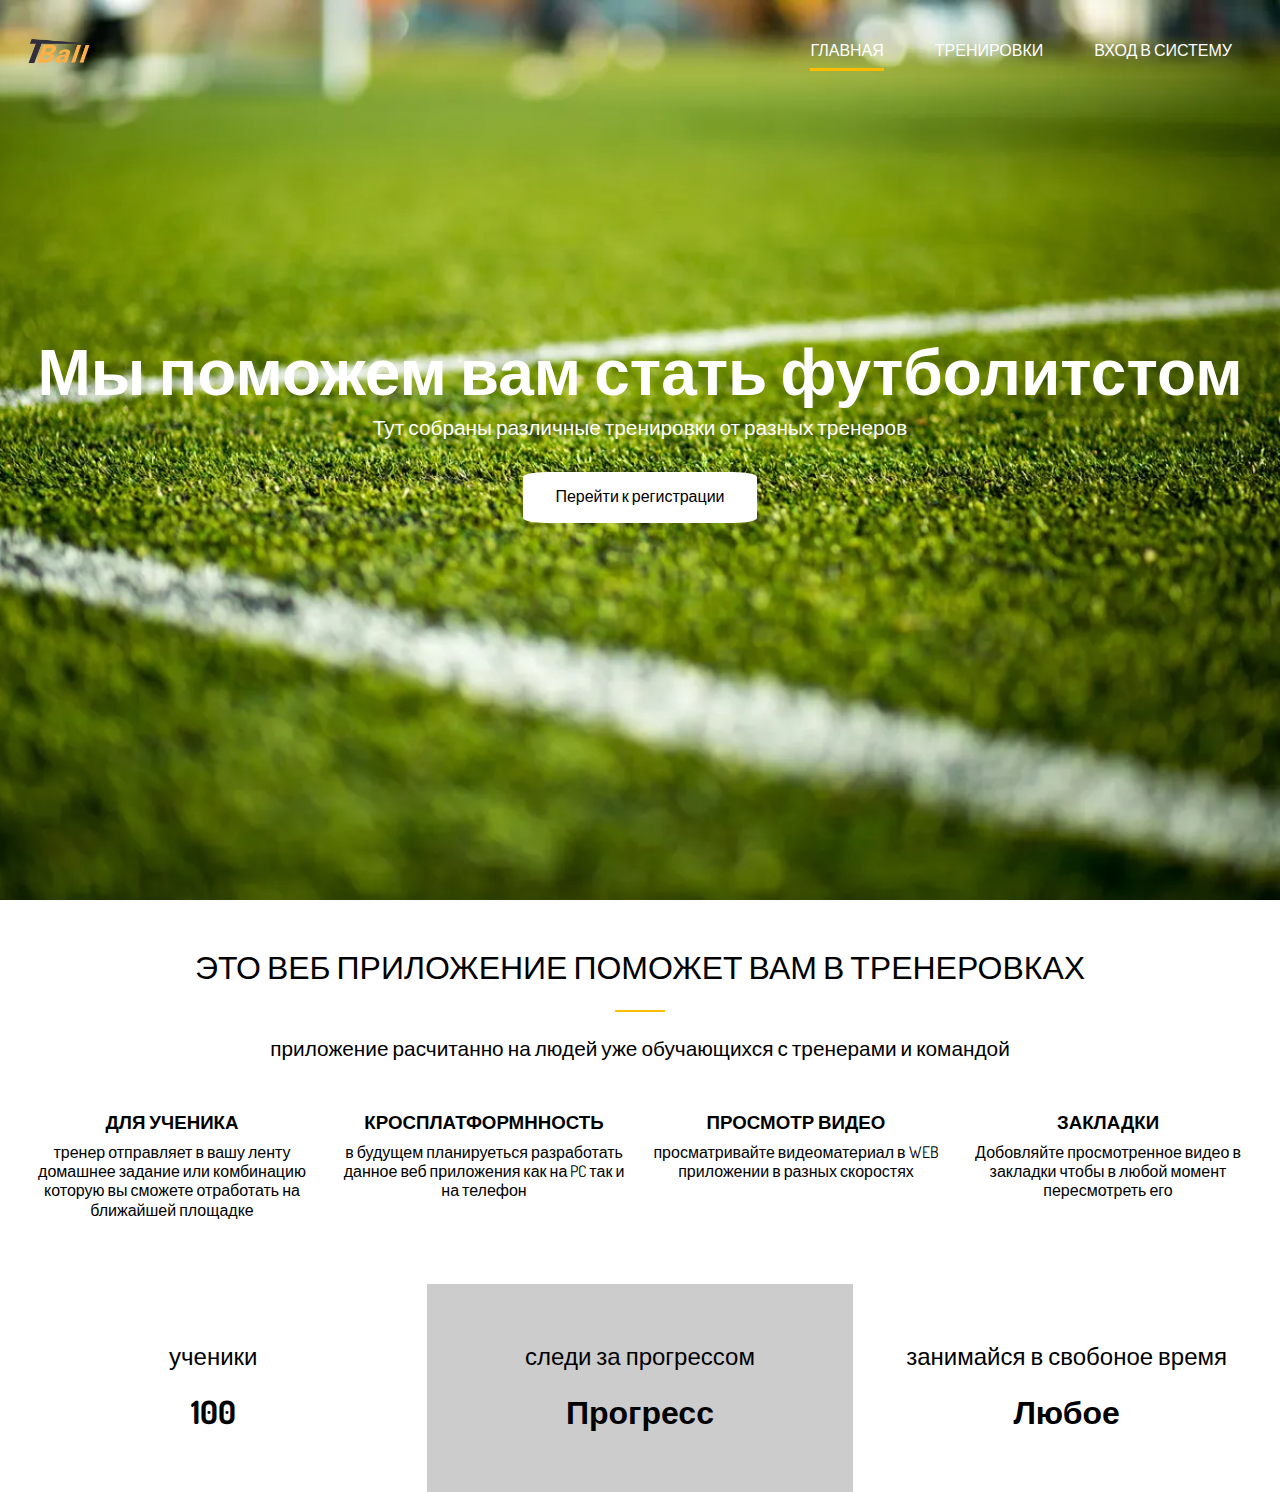
<file: football/index.html>
<!DOCTYPE html>
<html lang="en">
  <head>
    <meta charset="UTF-8" />
    <meta name="viewport" content="width=device-width, initial-scale=1.0" />
    <title>Welcome | Portfolio</title>
    <link
      rel="stylesheet"
      href="https://use.fontawesome.com/releases/v5.6.3/css/all.css"
      integrity="sha384-UHRtZLI+pbxtHCWp1t77Bi1L4ZtiqrqD80Kn4Z8NTSRyMA2Fd33n5dQ8lWUE00s/"
      crossorigin="anonymous"
    />
    <link
      href="https://fonts.googleapis.com/css2?family=Dosis&display=swap"
      rel="stylesheet"
    />
    <link rel="stylesheet" href="css/main.css" />
  </head>

  <body>
    <header id="header">
      <div class="container">
        <nav id="navbar">
          <img src="img/about-logos/tbal.png" alt="" class="logo" />
          <ul>
            <li><a href="index.html" class="current">Главная</a></li>
            <li><a href="about.html">Тренировки</a></li>
            <!-- <li><a href="work.html">видео</a></li> -->
            <li><a href="index2.php" class="current1">Вход в систему</a></li>
          </ul>
        </nav>
        <article id="showcase">
          <h1>Мы поможем вам стать футболитстом</h1>
          <p class="leader">
            Тут собраны различные тренировки от разных тренеров
          </p>
          <a href="reg/index.php" class="btn-light">Перейти к регистрации</a>
        </article>
      </div>
    </header>
    <section id="home">
      <article id="home-a" class="text-center py-3">
        <div class="container">
          <style>
            p.dline {
             line-height: 1.5;
            }
            P {
             line-height: 1.2em;
            }
           </style>
          <h2 class="uppercase title"><p class="textarea">это веб приложение поможет вам  в тренеровках</p></h2>
          <div class="bottom-line"></div>
          <p class="leader">
            приложение расчитанно на людей уже обучающихся с тренерами и командой
          </p>
          <div id="concept">
            <div class="concept-1">
              <i class="fas fa-file-alt fa-2x"></i>
              <h3 class="uppercase">для ученика</h3>
              <p>
                тренер отправляет в вашу ленту домашнее задание или комбинацию которую вы сможете отработать на ближайшей площадке
              </p>
            </div>
            <div class="concept-2">
              <i class="fas fa-desktop fa-2x"></i>
              <h3 class="uppercase">Кросплатформнность</h3>
              <p>
                в будущем планируеться разработать данное веб приложения как на PC так и на телефон
              </p>
            </div>
            <div class="concept-3">
              <i class="fas fa-object-ungroup fa-2x"></i>
              <h3 class="uppercase">просмотр видео</h3>
              <p>
                просматривайте видеоматериал в WEB приложении в разных скоростях
              </p>
            </div>
            <div class="concept-4">
              <i class="fas fa-thumbs-up fa-2x"></i>
              <h3 class="uppercase">Закладки</h3>
              <p>
                Добовляйте просмотренное видео в закладки чтобы в любой момент пересмотреть его
              </p>
            </div>
          </div>
        </div>
      </article>
      <article id="home-b">
        <div class="titul text-center">
          <div>
            <ul>
              <li><i class="fas fa-users fa-3x"></i></li>
              <li>ученики</li>
              <li>100</li>
            </ul>
          </div>
          <div>
            <ul>
              <li><i class="fas fa-award fa-3x"></i></li>
              <li>следи за прогрессом</h3></li>
              <li>Прогресс</li>
            </ul>
          </div>
          <div>
            <ul>
              <li><i class="fas fa-hourglass-start fa-3x"></i></li>
              <li>занимайся в свобоное время</h3></li>
              <li>Любое</li>
            </ul>
          </div>
          <!-- <div>
            <ul>
              <li><i class="fas fa-code-branch fa-3x"></i></li>
              <li>Projects</h3></li>
              <li>135</li>
            </ul>
          </div> -->
        </div>
      </article> 
      <!-- <article id="home-c" class="py-3">
        <div class="container text-center">
          <h2 class="uppercase title">MY CREATIVE PROCESS</h2>
          <div class="bottom-line"></div>
          <p class="leader">
            All of my UI/UX and design projects are based off of a practiced
            formula to get the result that I am looking for
          </p>
          <div class="project">
            <div>
              <i class="fas fa-file-alt fa-4x projects-icon my-2">
                <div class="projects-step">1</div>
              </i>
              <h3>Discuss The Project</h3>
              <p>
                Lorem ipsum dolor sit amet consectetur adipisicing elit. Maiores
                voluptas laborum repellendus dolorum! Harum, cupiditate.
              </p>
            </div>
            <div>
              <i class="fas fa-desktop fa-4x projects-icon my-2">
                <div class="projects-step">2</div>
              </i>
              <h3>Brainstorming ^ Concept</h3>
              <p>
                Lorem ipsum dolor sit amet consectetur adipisicing elit. Maiores
                voluptas laborum repellendus dolorum! Harum, cupiditate.
              </p>
            </div>
            <div>
              <i class="fas fa-object-ungroup fa-4x projects-icon my-2">
                <div class="projects-step">3</div>
              </i>
              <h3>UI/UX Planning</h3>
              <p>
                Lorem ipsum dolor sit amet consectetur adipisicing elit. Maiores
                voluptas laborum repellendus dolorum! Harum, cupiditate.
              </p>
            </div>
            <div>
              <i class="fas fa-thumbs-up fa-4x projects-icon my-2">
                <div class="projects-step">4</div>
              </i>
              <h3>Interaction</h3>
              <p>
                Lorem ipsum dolor sit amet consectetur adipisicing elit. Maiores
                voluptas laborum repellendus dolorum! Harum, cupiditate.
              </p>
            </div>
          </div>
        </div>
      </article> -->
    </section>
    <!-- <footer id="footer">
      <div class="container1">
        <div>
          <p>Copyright &copy; 2020. All Rights Reserved</p>
          <ul>
            <li>
              <a href="#"><i class="fab fa-twitter"></i></a>
            </li>
            <li>
              <a href="#"><i class="fab fa-facebook"></i></a>
            </li>
            <li>
              <a href="#"><i class="fab fa-instagram"></i></a>
            </li>
            <li>
              <a href="#"><i class="fab fa-linkedin"></i></a>
            </li>
          </ul> 
        </div>
      </div>
    </footer> -->
  </body>
</html>
</file>
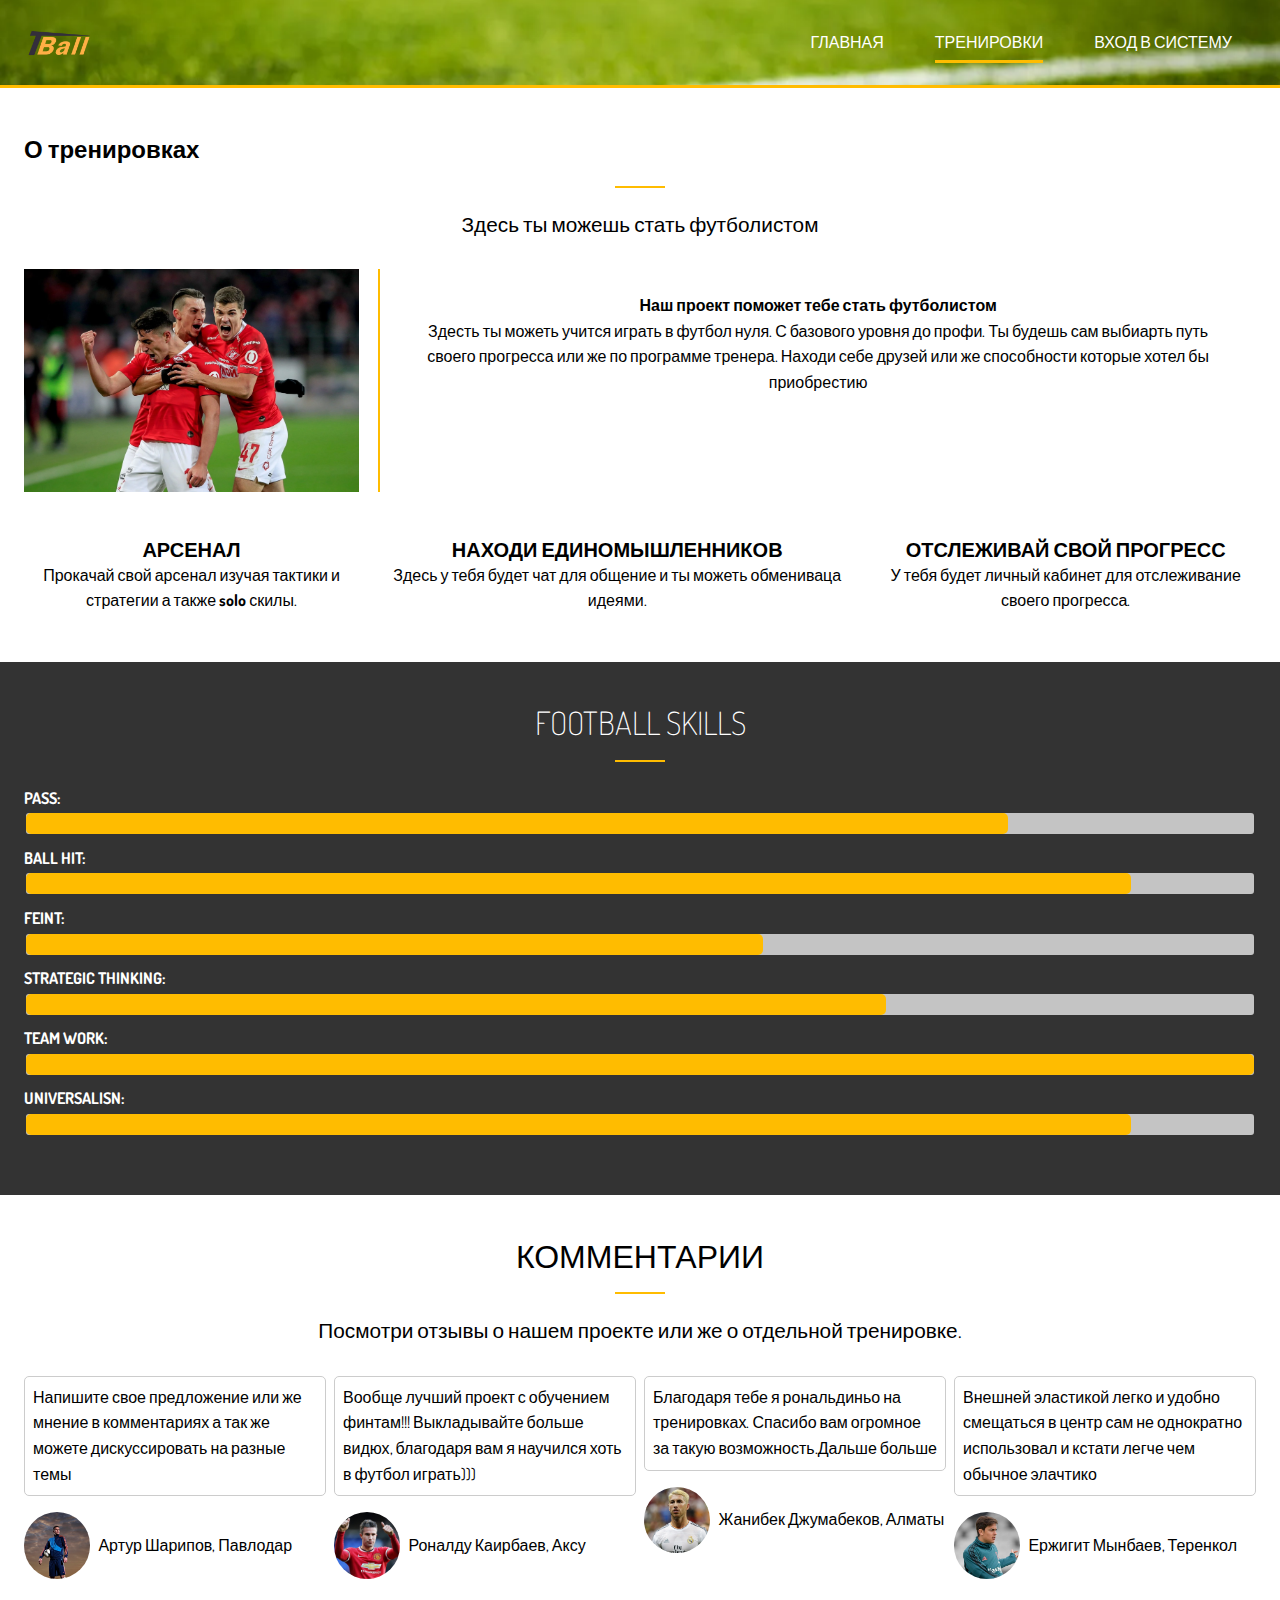
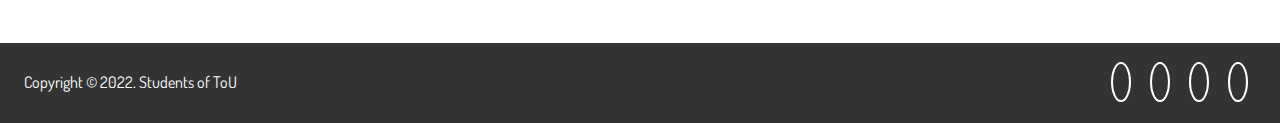
<file: football/about.html>
<!DOCTYPE html>
<html lang="en">
  <head>
    <meta charset="UTF-8" />
    <meta name="viewport" content="width=device-width, initial-scale=1.0" />
    <title>About Page | Portfolio</title>
    <link
      rel="stylesheet"
      href="https://use.fontawesome.com/releases/v5.6.3/css/all.css"
      integrity="sha384-UHRtZLI+pbxtHCWp1t77Bi1L4ZtiqrqD80Kn4Z8NTSRyMA2Fd33n5dQ8lWUE00s/"
      crossorigin="anonymous"
    />
    <link
      href="https://fonts.googleapis.com/css2?family=Dosis&display=swap"
      rel="stylesheet"
    />
    <link rel="stylesheet" href="css/main.css" />
  </head>

  <body>
    <header id="header-inner">
      <div class="container">
        <nav id="navbar">
          <img src="img/about-logos/tbal.png" alt="" class="logo" />
          <ul>
            <li><a href="index.html" >Главная</a></li>
            <li><a href="about.html"class="current">Тренировки</a></li>
            <!-- <li><a href="work.html">видео</a></li> -->
            <li><a href="index2.php"class="current1">Вход в систему</a></li>
          </ul>
        </nav>
      </div>
    </header>
    <section id="about">
      <article id="about-a" class="py-3">
        <div class="container">
          <h2 class="">О тренировках</h2>
          <div class="bottom-line"></div>
          <p class="leader">
            Здесь ты можешь стать футболистом
          </p>
          <div class="about-a-inner">
            <img src="img/testimonials/1-7.jpg" alt="" />
            <div class="div-text text-center p-1">
              <h4>Наш проект поможет тебе стать футболистом</h4>
              <p>
                Здесть ты можеть учится играть в футбол нуля.
                С базового уровня до профи.
                Ты будешь сам выбиарть путь своего прогресса или же по
                 программе тренера.
                 Находи себе друзей или же способности которые хотел бы приобрестию
              </p>
            </div>
            <div class="award-1 text-center">
              <i class="fas fa-award fa-3x"></i>
              <h2 class="box-title">Арсенал</h2>
              <p>
                Прокачай свой арсенал изучая тактики и стратегии а также <b>solo</b>  
                скилы.              
              </p>
            </div>
            <div class="award-2 text-center">
              <i class="fas fa-award fa-3x"></i>
              <h2 class="box-title">Находи единомышленников</h2>
              <p>
                Здесь у тебя будет чат для общение и ты можеть обмениваца идеями.
              </p>
            </div>
            <div class="award-3 text-center">
              <i class="fas fa-award fa-3x"></i>
              <h2 class="box-title">Отслеживай свой прогресс</h2>
              <p>
                У тебя будет личный кабинет для отслеживание своего прогресса.
              </p>
            </div>
          </div>
        </div>
      </article>
      <article id="about-b" class="py-3 bg-third">
        <div class="container">
          <h2 class="title uppercase">Football skills</h2>
          <div class="bottom-line"></div>
          <h4>PASS:</h4>
          <div class="place bg-grey">
            <div style="width: 80%; height: 100%;" class="bg-primary"></div>
          </div>
          <h4>BALL HIT:</h4>
          <div class="place bg-grey">
            <div style="width: 90%; height: 100%;" class="bg-primary"></div>
          </div>
          <h4>FEINT:</h4>
          <div class="place bg-grey">
            <div style="width: 60%; height: 100%;" class="bg-primary"></div>
          </div>
          <h4>STRATEGIC THINKING:</h4>
          <div class="place bg-grey">
            <div style="width: 70%; height: 100%;" class="bg-primary"></div>
          </div>
          <h4>
            TEAM WORK:</h4>
          <div class="place bg-grey">
            <div style="width: 100%; height: 100%;" class="bg-primary"></div>
          </div>
          <h4>UNIVERSALISN:</h4>
          <div class="place bg-grey">
            <div style="width: 90%; height: 100%;" class="bg-primary"></div>
          </div>
        </div>
      </article>
      <article id="about-c">
        <div class="container">

        </div>
      </article>
      <article id="about-d" class="py-3">
        <div class="container">
          <h2 class="title uppercase">
            КОММЕНТАРИИ
          </h2>
          <div class="bottom-line"></div>
          <p class="leader">Посмотри отзывы о нашем проекте или же о отдельной тренировке.</p>
          <div class="reviews">
            <div class="review">
              <div>
                <p>
                  Напишите свое предложение или же мнение в 
                  комментариях а так же можете 
                  дискуссировать на разные темы
                </p>
              </div>
              <div>
                <img src="img/testimonials/pers1.jpg" alt="" />
                <p>Артур Шарипов, Павлодар</p>
              </div>
            </div>
            <div class="review">
              <div>
                <p>
                  Вообще лучший проект с обучением финтам!!! Выкладывайте больше видюх, благодаря вам я научился хоть в футбол играть)))
                </p>
              </div>

              <div>
                <img src="img/testimonials/pers5.jpg" alt="" />
                <p>Роналду Каирбаев, Аксу</p>
              </div>
            </div>
            <div class="review">
              <div>
                <p>
                  Благодаря тебе я рональдиньо на тренировках. Спасибо вам огромное за такую возможность.Дальше больше
                </p>
              </div>
              <div>
                <img src="img/testimonials/pers3.jpg" alt="" />
                <p>
                  Жанибек Джумабеков, Алматы
                </p>
              </div>
            </div>
            <div class="review">
              <div>
                <p>
                  Внешней эластикой легко и удобно смещаться в центр 
                  сам не однократно использовал и кстати легче чем 
                  обычное элачтико
                </p>
              </div>
              <div>
                <img src="img/testimonials/pers4.1.jpg" alt="" />
                <p>Ержигит Мынбаев, Теренкол</p>
              </div>
            </div>
          </div>
        </div>
      </article>
    </section>
    <footer id="footer">
      <div class="container">
        <div>
          <p>Copyright &copy; 2022. Students of ToU</p>
          <ul>
            <li>
              <a href="#"><i class="fab fa-twitter"></i></a>
            </li>
            <li>
              <a href="#"><i class="fab fa-facebook"></i></a>
            </li>
            <li>
              <a href="#"><i class="fab fa-instagram"></i></a>
            </li>
            <li>
              <a href="#"><i class="fab fa-linkedin"></i></a>
            </li>
          </ul>
        </div>
      </div>
    </footer>
  </body>
</html>
</file>
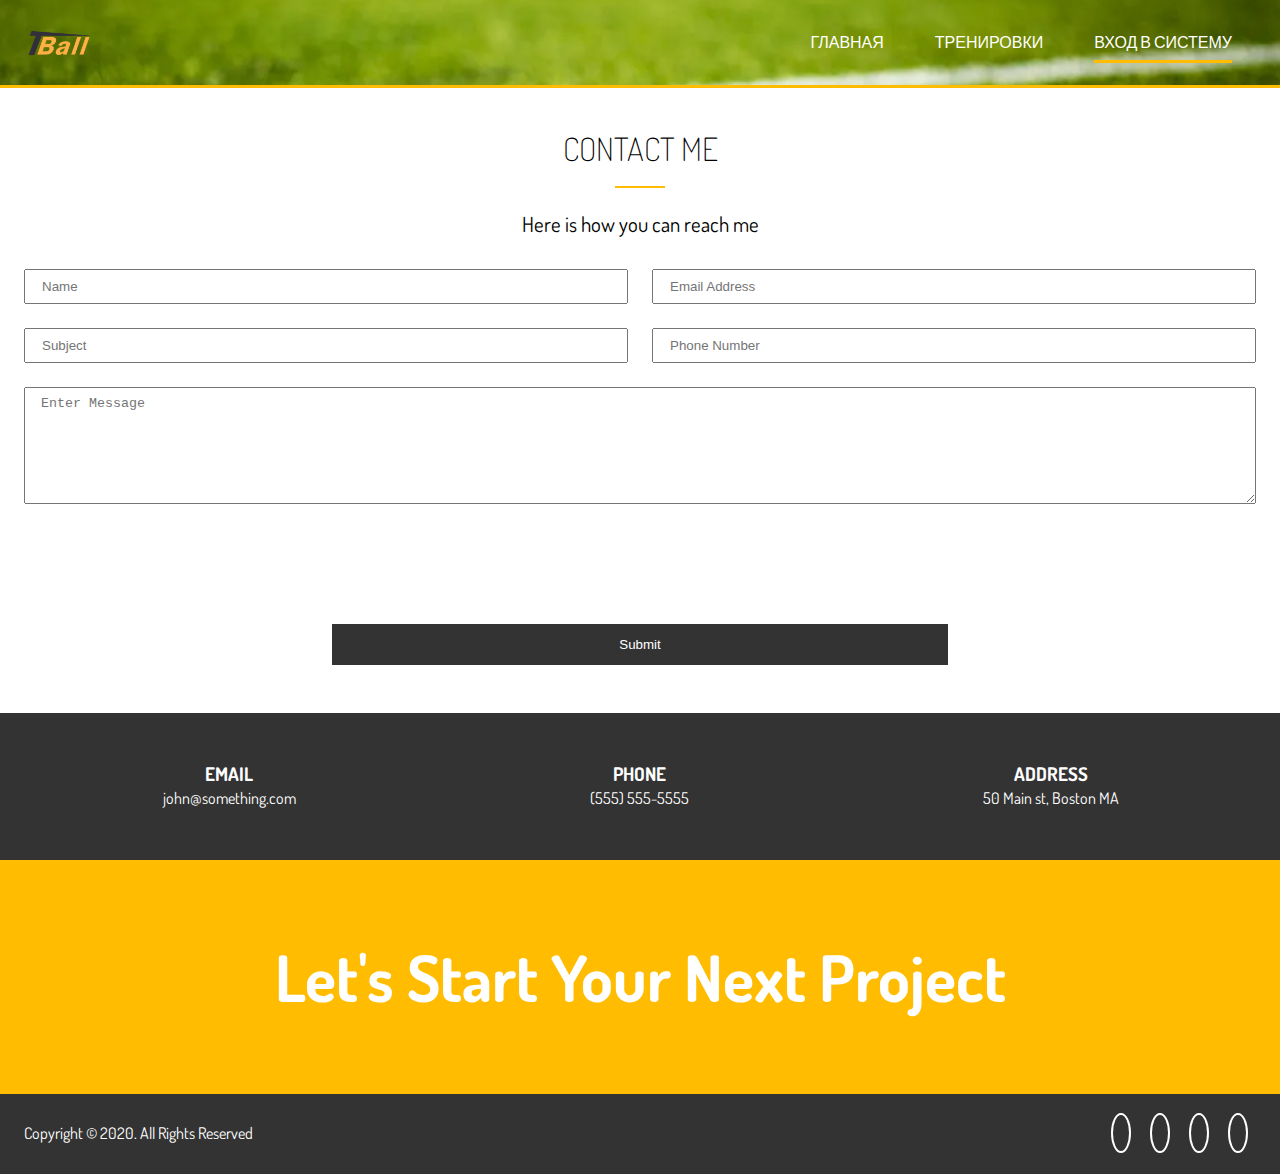
<file: football/contact.html>
<!DOCTYPE html>
<html lang="en">
  <head>
    <meta charset="UTF-8" />
    <meta name="viewport" content="width=device-width, initial-scale=1.0" />
    <title>Contact Page | Portfolio</title>
    <link
      rel="stylesheet"
      href="https://use.fontawesome.com/releases/v5.6.3/css/all.css"
      integrity="sha384-UHRtZLI+pbxtHCWp1t77Bi1L4ZtiqrqD80Kn4Z8NTSRyMA2Fd33n5dQ8lWUE00s/"
      crossorigin="anonymous"
    />
    <link
      href="https://fonts.googleapis.com/css2?family=Dosis&display=swap"
      rel="stylesheet"
    />
    <link rel="stylesheet" href="css/main.css" />
  </head>

  <body>
    <header id="header-inner">
      <div class="container">
        <nav id="navbar">
          <img src="img/about-logos/tbal.png" alt="" class="logo" />
          <ul>
            <li><a href="index.html">Главная</a></li>
            <li><a href="about.html">Тренировки</a></li>
            <!-- <li><a href="work.html">видео</a></li> -->
            <li><a href="index2.php" class="current1 current">Вход в систему</a></li>
          </ul>
        </nav>
      </div>
    </header>
    <section id="contact">
      <article id="contact-a" class="text-center py-3">
        <div class="container">
          <h2 class="title uppercase">Contact me</h2>
          <div class="bottom-line"></div>
          <p class="leader">Here is how you can reach me</p>
          <form
            name="contact"
            method="POST"
            data-netlify="true"
            data-netlify-recaptcha="true"
          >
            <div class="contact-form">
              <input type="text" class="name" name="name" placeholder="Name" />
              <input
                type="text"
                class="email"
                name="email"
                placeholder="Email Address"
              />
              <input
                type="text"
                class="subject"
                name="subject"
                placeholder="Subject"
              />
              <input
                type="text"
                class="number"
                name="number"
                placeholder="Phone Number"
              />
              <textarea
                name="message"
                class="message"
                placeholder="Enter Message"
              ></textarea>
              <div class="m-2">
                <div data-netlify-recaptcha="true"></div>
              </div>
            </div>
            <input type="submit" value="Submit" class="btn-dark" />
          </form>
        </div>
      </article>
      <article id="contact-b" class="bg-third text-center py-3">
        <div class="container">
          <div class="grid">
            <div>
              <i class="fas fa-envelope fa-2x"></i>
              <h3 class="uppercase">Email</h3>
              <p>john@something.com</p>
            </div>
            <div>
              <i class="fas fa-phone fa-2x"></i>
              <h3 class="uppercase">Phone</h3>
              <p>(555) 555-5555</p>
            </div>
            <div>
              <i class="fas fa-address-card fa-2x"></i>
              <h3 class="uppercase">Address</h3>
              <p>50 Main st, Boston MA</p>
            </div>
          </div>
        </div>
      </article>
      <article id="contact-c" class="text-center py-4 bg-primary">
        <div class="container">
          <h1>Let's Start Your Next Project</h1>
        </div>
      </article>
    </section>
    <footer id="footer">
      <div class="container">
        <div>
          <p>Copyright &copy; 2020. All Rights Reserved</p>
          <ul>
            <li>
              <a href="#"><i class="fab fa-twitter"></i></a>
            </li>
            <li>
              <a href="#"><i class="fab fa-facebook"></i></a>
            </li>
            <li>
              <a href="#"><i class="fab fa-instagram"></i></a>
            </li>
            <li>
              <a href="#"><i class="fab fa-linkedin"></i></a>
            </li>
          </ul>
        </div>
      </div>
    </footer>
  </body>
</html>
</file>
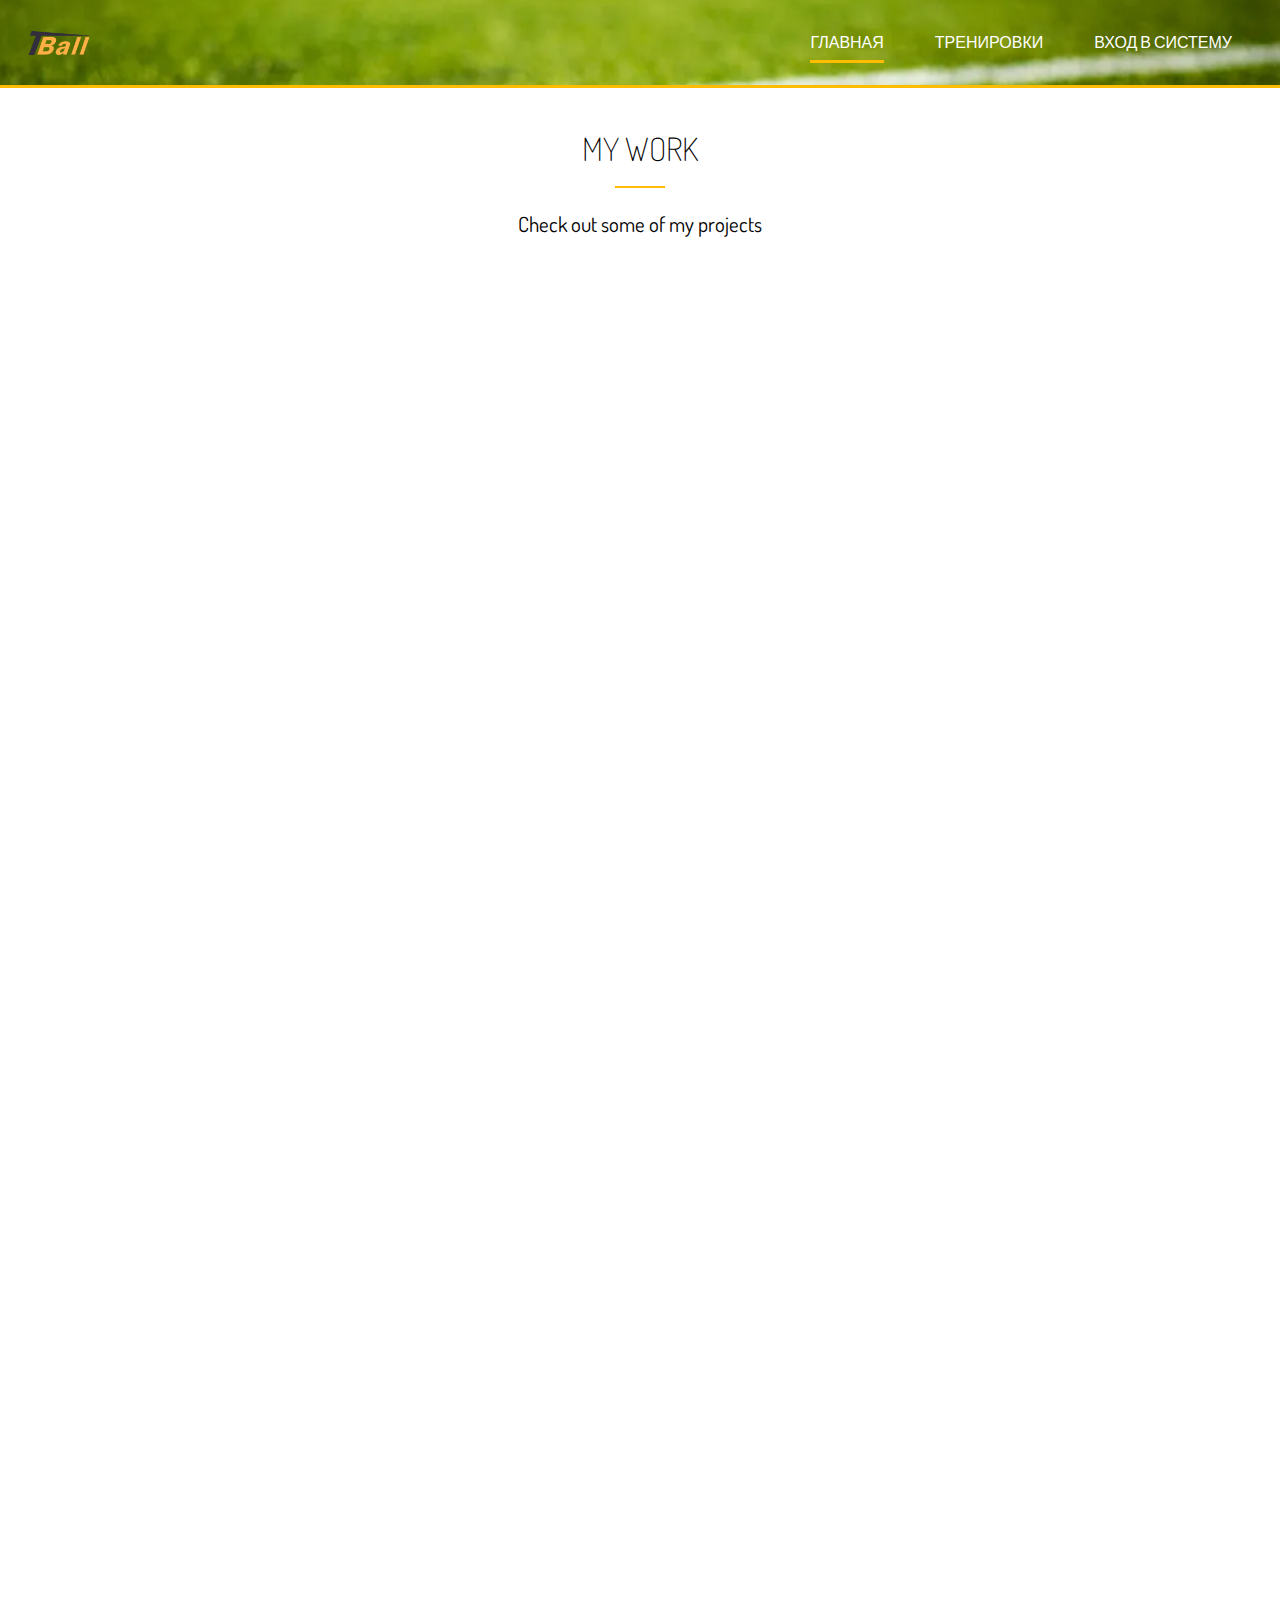
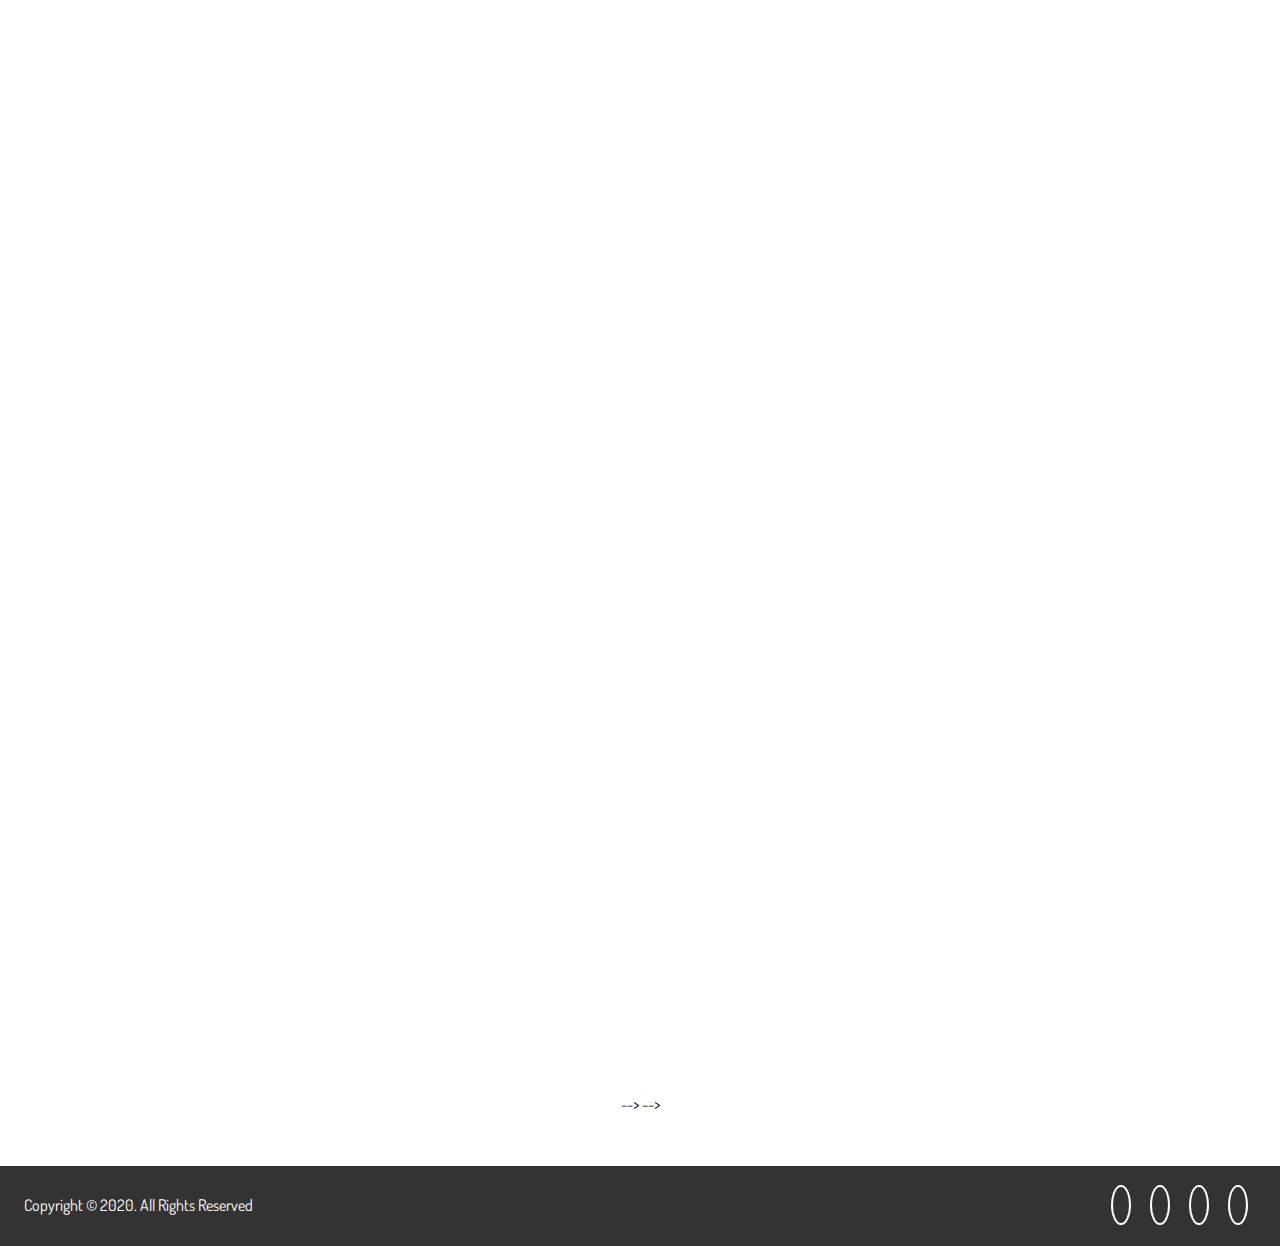
<file: football/work.html>
<!DOCTYPE html>
<html lang="en">
  <head>
    <meta charset="UTF-8" />
    <meta name="viewport" content="width=device-width, initial-scale=1.0" />
    <title>Works Page | Portfolio</title>
    <link
      rel="stylesheet"
      href="https://use.fontawesome.com/releases/v5.6.3/css/all.css"
      integrity="sha384-UHRtZLI+pbxtHCWp1t77Bi1L4ZtiqrqD80Kn4Z8NTSRyMA2Fd33n5dQ8lWUE00s/"
      crossorigin="anonymous"
    />
    <link
      href="https://fonts.googleapis.com/css2?family=Dosis&display=swap"
      rel="stylesheet"
    />
    <link rel="stylesheet" href="css/main.css" />
  </head>

  <body>
    <header id="header-inner">
      <div class="container">
        <nav id="navbar">
          <img src="img/about-logos/tbal.png" alt="" class="logo" />
          <ul>
            <li><a href="index.html" class="current">Главная</a></li>
            <li><a href="about.html">Тренировки</a></li>
            <!-- <li><a href="work.html">видео</a></li> -->
            <li><a href="index2.php"class="current1">Вход в систему</a></li>
          </ul>
        </nav>
      </div>
    </header>
    <section id="work" class="py-3 text-center">
      <div class="container">
        <h2 class="uppercase title">My work</h2>
        <div class="bottom-line"></div>
        <p class="leader">Check out some of my projects</p>
        <div class="project">
          <div class="projects">
            <!-- <div class="projects-image">
              <img src="img/items/item1.png" alt="" />
            </div> -->
            <iframe width="560" height="315" src="https://www.youtube.com/embed/m7ZBgbfTKN8" title="YouTube video player" frameborder="0" allow="accelerometer; autoplay; clipboard-write; encrypted-media; gyroscope; picture-in-picture" allowfullscreen></iframe>
            <!-- <div class="projects-text"> -->
              <!-- <div class="projects-text-wrap"> -->
                <!-- <p class="uppercase">Design</p>
                <h2 class="uppercase">Падение в футболе</h2> -->
              <!-- </div> -->
            <!-- </div> -->
          </div>
          <div class="projects">
            <div class="projects-image">
              <iframe width="560" height="315" src="https://www.youtube.com/embed/m7ZBgbfTKN8" title="YouTube video player" frameborder="0" allow="accelerometer; autoplay; clipboard-write; encrypted-media; gyroscope; picture-in-picture" allowfullscreen></iframe>
           
            </div>
            <div class="projects-text">
              <div class="projects-text-wrap">
                <!-- <p class="uppercase">UI/UX</p>
                <h2 class="uppercase">WORLD EXPERIENCE</h2> -->
              </div>
            </div>
          </div>
          <div class="projects">
            <div class="projects-image">
              <iframe width="560" height="315" src="https://www.youtube.com/embed/m7ZBgbfTKN8" title="YouTube video player" frameborder="0" allow="accelerometer; autoplay; clipboard-write; encrypted-media; gyroscope; picture-in-picture" allowfullscreen></iframe>
           
            </div>
            <div class="projects-text">
              <div class="projects-text-wrap">
                <!-- <p class="uppercase">PHOTOGRAPHY & DESIGN</p>
                <h2 class="uppercase">VANISHING</h2> -->
              </div>
            </div>
          </div>
          <div class="projects">
            <div class="projects-image">
              <iframe width="280" height="157" src="https://www.youtube.com/embed/m7ZBgbfTKN8" title="YouTube video player" frameborder="0" allow="accelerometer; autoplay; clipboard-write; encrypted-media; gyroscope; picture-in-picture" allowfullscreen></iframe>
           
            </div>
            <div class="projects-text">
              <div class="projects-text-wrap">
                <!-- <p class="uppercase">Design</p>
                <h2 class="uppercase">GAP INC</h2> -->
              </div>
            </div>
          </div>
          <div class="projects">
            <div class="projects-image">
              <iframe width="560" height="315" src="https://www.youtube.com/embed/m7ZBgbfTKN8" title="YouTube video player" frameborder="0" allow="accelerometer; autoplay; clipboard-write; encrypted-media; gyroscope; picture-in-picture" allowfullscreen></iframe>
           
            </div>
            <div class="projects-text">
              <div class="projects-text-wrap">
                <!-- <p class="uppercase">MOBILE UI DESIGN</p>
                <h2 class="uppercase">FACE THE EXPERIENCE</h2> -->
              </div>
            </div>
          </div>
          <div class="projects">
            <div class="projects-image">
              <iframe width="560" height="315" src="https://www.youtube.com/embed/m7ZBgbfTKN8" title="YouTube video player" frameborder="0" allow="accelerometer; autoplay; clipboard-write; encrypted-media; gyroscope; picture-in-picture" allowfullscreen></iframe>
           
            </div>
            <div class="projects-text">
              <div class="projects-text-wrap">
                <!-- <p class="uppercase">DESIGN CONCEPT</p>
                <h2 class="uppercase">BEZIER CURVES</h2> -->
              </div>
            </div>
          </div>
          <div class="projects">
            <div class="projects-image">
              <iframe width="560" height="315" src="https://www.youtube.com/embed/m7ZBgbfTKN8" title="YouTube video player" frameborder="0" allow="accelerometer; autoplay; clipboard-write; encrypted-media; gyroscope; picture-in-picture" allowfullscreen></iframe>
           
            </div>
            <div class="projects-text">
              <div class="projects-text-wrap">
                <!-- <p class="uppercase">PHOTOGRAPHY</p>
                <h2 class="uppercase">DOCK PONDER</h2> -->
              </div>
            </div>
          </div>
          <div class="projects">
            <div class="projects-image">
              <iframe width="560" height="315" src="https://www.youtube.com/embed/m7ZBgbfTKN8" title="YouTube video player" frameborder="0" allow="accelerometer; autoplay; clipboard-write; encrypted-media; gyroscope; picture-in-picture" allowfullscreen></iframe>
           
            </div>
            <div class="projects-text">
              <!-- <div class="projects-text-wrap"> -->
                <!-- <p class="uppercase">WEB APPLICATIONS</p>
                <h2 class="uppercase">RESTAURANT APP</h2> -->
              <!-- </div> -->
            </div>
          </div>
          <!-- <div class="projects">
            <div class="projects-image">
              <img src="img/items/item9.png" alt="" />
            </div>
            <div class="projects-text">
              <! <div class="projects-text-wrap">
                <p class="uppercase">SOCIAL NETWORK CONCEPT</p> -->
                <!-- <h2 class="uppercase">FRIENDFEED</h2> -->
              <!-- </div> --> -->
            <!-- </div> --> -->
          </div>
        </div>
      </div>
    </section>
    <footer id="footer">
      <div class="container">
        <div>
          <p>Copyright &copy; 2020. All Rights Reserved</p>
          <ul>
            <li>
              <a href="#"><i class="fab fa-twitter"></i></a>
            </li>
            <li>
              <a href="#"><i class="fab fa-facebook"></i></a>
            </li>
            <li>
              <a href="#"><i class="fab fa-instagram"></i></a>
            </li>
            <li>
              <a href="#"><i class="fab fa-linkedin"></i></a>
            </li>
          </ul>
        </div>
      </div>
    </footer>
  </body>
</html>
</file>
<file: football/css/main.css>
.container {
  max-width: 1280px;
  margin: auto;
  padding: 0 1.5rem;
  overflow: hidden;
}
.container1 {
  max-width: 1280px;
  margin: CENTER;
  padding: 0 1.5rem;
  overflow: hidden;
}

.title {
  text-align: center;
  font-size: 2rem;
  font-weight: 100;
}

.m-2 {
  margin: 2rem 0;
}

.bg-secondary {
  background-color: #cccccc;
  color: black;
}

.bg-third {
  background-color: #333333;
  color: white;
}

.bg-primary {
  background-color: #ffbc00;
  color: white;
}

.bg-grey {
  background-color: #c4c4c4;
  color: black;
}

.box-title {
  font-size: 20px;
  /* line-height: 32px; */
  text-transform: uppercase;
}

.bottom-line {
  background-color: #ffbc00;
  height: 2px;
  width: 50px;
  margin: 1.5rem auto;
}

.text-center {
  text-align: center;
  /* display: inline; */
}

.p-1 {
  padding: 1.5rem;
}

.p-2 {
  padding: 2rem;
}

.p-3 {
  padding: 3rem;
}

.py-1 {
  padding: 1.5rem 0;
}

.py-2 {
  padding: 2rem 0;
}

.py-3 {
  padding: 3rem 0;
}

.py-4 {
  padding: 4rem 0;
}

.leader {
  text-align: center;
  font-size: 1.3rem;
  margin: 1rem 0 2rem;
}

.my-2 {
  margin: 2rem 0;
}

.btn-light, .btn-dark {
  display: inline-block;
  border: none;
  padding: 0.8rem 2rem;
  transition: all 0.5s;
}
/* .DIV text-center{
  display: inline-block;
} */

.uppercase {
  text-transform: uppercase;
}

.btn-light {
  border-radius: 10%;
  background-color: white;
  color: black;
}

.btn-dark {
  background-color: #333333;
  color: white;
}

/* *[class^="btn-"]:hover {
  background-color: #ffbc00;
} */



* {
  margin: 0;
  padding: 0;
  box-sizing: border-box;
}

body {
  font-family: "Dosis", sans-serif;
  line-height: 1.6rem;
}

a {
  color: rgb(255, 255, 255);
  text-decoration: none;
}

ul {
  list-style: none;
}

img {
  width: 100%;
}

#header {
  background: url("../img/testimonials/field.jpg") no-repeat center right/cover;
  color: white;
  height: 100vh;
  padding-top: 1rem;
}

#header article {
  padding-top: 22%;
  display: flex;
  flex-direction: column;
  align-items: center;
  text-align: center;
  justify-content: center;
}

#header article h1 {
  font-size: 4rem;
  padding-bottom: 1rem;
}

#header-inner {
  padding: 0.5rem 0;
  background: url("../img/testimonials/field.jpg") no-repeat 20% 30%/cover;
  height: 5.5rem;
  color: white;
  /* color:black; */
  border-bottom: 3px solid #ffbc00;
}

nav {
  display: flex;
  align-items: center;
  justify-content: space-between;
}

nav ul li {
  padding: 0 1.5rem;
  display: inline-block;
}

nav ul li a {
  text-transform: uppercase;
  font-size: 16px;
  border-bottom: transparent solid 3px;
  padding-bottom: 0.5rem;
  transition: border-color 0.5s;
}

nav ul li a:hover {
  border-color: #cccccc;
}

nav ul li a.current {
  border-color: #ffbc00;
}

nav img {
  width: 70px;
  height: 70px;
}

#home-a #concept {
  margin: 3rem 0 1rem 0;
  display: grid;
  grid-template-columns: repeat(4, 1fr);
  grid-gap: 1rem;
}

#home-a #concept i {
  color: #ffbc00;
  padding-bottom: 0.5rem;
}

#home-a #concept h3 {
  padding-bottom: 0.5rem;
}

#home-b .titul {
  display: grid;
  grid-template-columns: repeat(3, 1fr);

}

#home-b .titul div:nth-child(even) {
  background-color: #cccccc;
}

#home-b .titul div {
  display: flex;
  flex-direction: column;
  align-items: center;
  justify-content: center;
  
}

#home-b .titul div ul {
  padding: 3rem 0;
}

#home-b .titul div li {
  line-height: 2;
}

#home-b .titul div li:nth-child(2) {
  font-size: 1.5rem;
}

#home-b .titul div li:nth-child(3) {
  font-size: 2rem;
  font-weight: bold;
}

#home-c .project {
  margin-top: 4rem;
  display: grid;
  grid-template-columns: repeat(4, 1fr);
  grid-gap: 1.5rem;
}

#home-c .projects-step {
  position: absolute;
  top: 0;
  right: 0;
  font-size: 28px;
  background: #ffbc00;
  color: white;
  border-radius: 50%;
  line-height: 15px;
  padding: 1rem;
  transition: all 1s;
}

#home-c .projects-icon {
  border-radius: 50%;
  background: #333333;
  color: white;
  padding: 2rem 1.5rem;
  width: 130px;
  line-height: 70px;
  text-align: center;
  position: relative;
  transition: all 1s;
}

#home-c .projects-icon:hover {
  margin-bottom: 3rem;
  transform: scale(1.3);
  background-color: #ffbc00;
}

#home-c .projects-icon:hover .projects-step {
  background-color: #333333;
}

#about-a .about-a-inner {
  display: grid;
  grid-template-areas: "img tekt tekt"
 "aw1 aw2 aw3";
  grid-gap: 1.2rem;
}

#about-a .about-a-inner img {
  grid-area: img;
}

#about-a .about-a-inner .div-text {
  grid-area: tekt;
  border-left: 2px solid #ffbc00;
}

#about-a .about-a-inner .award-1 {
  grid-area: aw1;
}

#about-a .about-a-inner .award-1 i {
  margin: 1rem;
  color: #ffbc00;
}

#about-a .about-a-inner .award-2 {
  grid-area: aw2;
}

#about-a .about-a-inner .award-2 i {
  margin: 1rem;
  color: #ffbc00;
}

#about-a .about-a-inner .award-3 {
  grid-area: aw3;
}

#about-a .about-a-inner .award-3 i {
  margin: 1rem;
  color: #ffbc00;
}

#about-b .place {
  width: 100%;
  height: 25px;
  margin-bottom: 0.6rem;
  border-radius: 5px;
  border: 2px solid #333333;
}

#about-b .place div {
  border-radius: 5px;
}

#about-c {
  background-color: #f4f4f4;
}

#about-c .logos {
  height: 20vh;
  align-items: center;
  display: grid;
  justify-content: center;
  grid-template-columns: repeat(4, 1fr);
  grid-gap: 2rem;
}

#about-c .logos img {
  margin: auto;
  width: 70%;
}

#about-d .reviews {
  display: grid;
  grid-template-columns: repeat(4, 1fr);
  grid-gap: 0.5rem;
}

#about-d .reviews .review {
  display: flex;
  flex-direction: column;
}

#about-d .reviews .review div:first-child {
  border: 1px solid #cccccc;
  padding: 0.5rem;
  border-radius: 5px;
}

#about-d .reviews .review div:last-child {
  margin: 1rem 0;
  display: flex;
  align-items: center;
}

#about-d .reviews .review div:last-child img {
  width: 22%;
  border-radius: 50%;
}

#about-d .reviews .review div:last-child p {
  padding-left: 0.5rem;
}

#contact-a .contact-form {
  display: grid;
  grid-template-columns: repeat(2, 1fr);
  grid-gap: 1.5rem;
}

#contact-a .contact-form input[type="text"] {
  padding: 0.5rem 1rem;
}

#contact-a .contact-form textarea {
  padding: 0.5rem 1rem;
  grid-column: 1 / span 2;
  height: 13vh;
}

#contact-a input[type="submit"] {
  margin-top: 2rem;
  width: 50%;
}

#contact-b .grid {
  display: grid;
  grid-template-columns: repeat(3, 1fr);
}

#contact-c h1 {
  text-align: center;
  padding: 2.5rem 0;
  font-size: 4rem;
}

#footer {
  background-color: #333333;
  color: white;
}

#footer .container {
  padding: 1.2rem 1.5rem;
}

#footer .container div {
  display: flex;
  justify-content: space-between;
  align-items: center;
}

#footer .container div ul li {
  padding: 0.5rem;
  display: inline-block;
  border: 2px;
}

#footer .container div ul li i {
  border: 2px #fff solid;
  border-radius: 50%;
  width: 40px;
  line-height: 20px;
  text-align: center;
  padding: 0.5rem;
  transition: all 0.5s;
}

#footer .container div ul li a:hover i {
  background-color: #ffbc00;
}

@media (max-width: 800px) {
  #header {
    height: 30rem;
  }
  #header article {
    padding-top: 10%;
  }
  #header article h1 {
    line-height: 4rem;
  }
  #contact-c h1 {
    padding: 0;
    line-height: 6.5rem;
  }
}

@media (max-height: 580px) {
  #header {
    height: 32rem;
  }
  #header article {
    padding-top: 10%;
  }
  #header article h1 {
    line-height: 6rem;
  }
}

@media (max-width: 525px) {
  #header {
    padding-top: 0;
    background: url("../img/testimonials/field.jpg") no-repeat 20% 30%/cover;
    border-bottom: 3px solid #ffbc00;
    height: 10rem;
  }
  #header article {
    display: none;
  }
  #header-inner {
    padding: 0;
    height: 10rem;
  }
  nav {
    padding-top: 1rem;
    flex-direction: column;
    justify-content: center;
    

    
  }
  #navbar .current1{
    margin-left: 40px;
    float:center;
    /* border-color: #ffbc00; */
  }

  nav ul {
    display: flex;
    
  }
  nav ul li {
    padding: 16px;
  }
  #home-a #concept {
    grid-template-columns: repeat(1, 1fr);
  }
  #home-b .titul {
    grid-template-columns: repeat(1, 1fr);
  }
  #home-c .project {
    grid-template-columns: repeat(1, 1fr);
  }
  #about-a .about-a-inner {
    grid-template-areas: "img img img"
 "tekt tekt tekt"
 "aw1 aw1 aw1"
 "aw2 aw2 aw2"
 "aw3 aw3 aw3";
  }
  #about-c {
    display: none;
  }
  #about-d .reviews {
    grid-template-columns: repeat(1, 1fr);
  }
  #about-d .reviews .review div:last-child img {
    width: 12%;
  }
  #work .project {
    grid-template-columns: repeat(1, 1fr);
  }
  #contact-a .contact-form {
    grid-template-columns: repeat(1, 1fr);
  }
  #contact-a .contact-form textarea {
    grid-column: 1;
  }
  #contact-b .grid {
    grid-template-columns: repeat(1, 1fr);
    grid-gap: 1rem;
  }
  #contact-b .grid div:first-child {
    padding-bottom: 1rem;
    border-bottom: 1px solid #555555;
  }
  #contact-b .grid div:nth-child(2) {
    padding-bottom: 1rem;
    border-bottom: 1px solid #555555;
  }
  #contact-c h1 {
    padding: 1rem 0;
    font-size: 2rem;
    line-height: 3rem;
  }
  #footer .container div {
    flex-direction: column;
  }
  #footer .container div ul {
    padding-top: 0.5rem;
  }
}
/*# sourceMappingURL=main.css.map */
</file>
